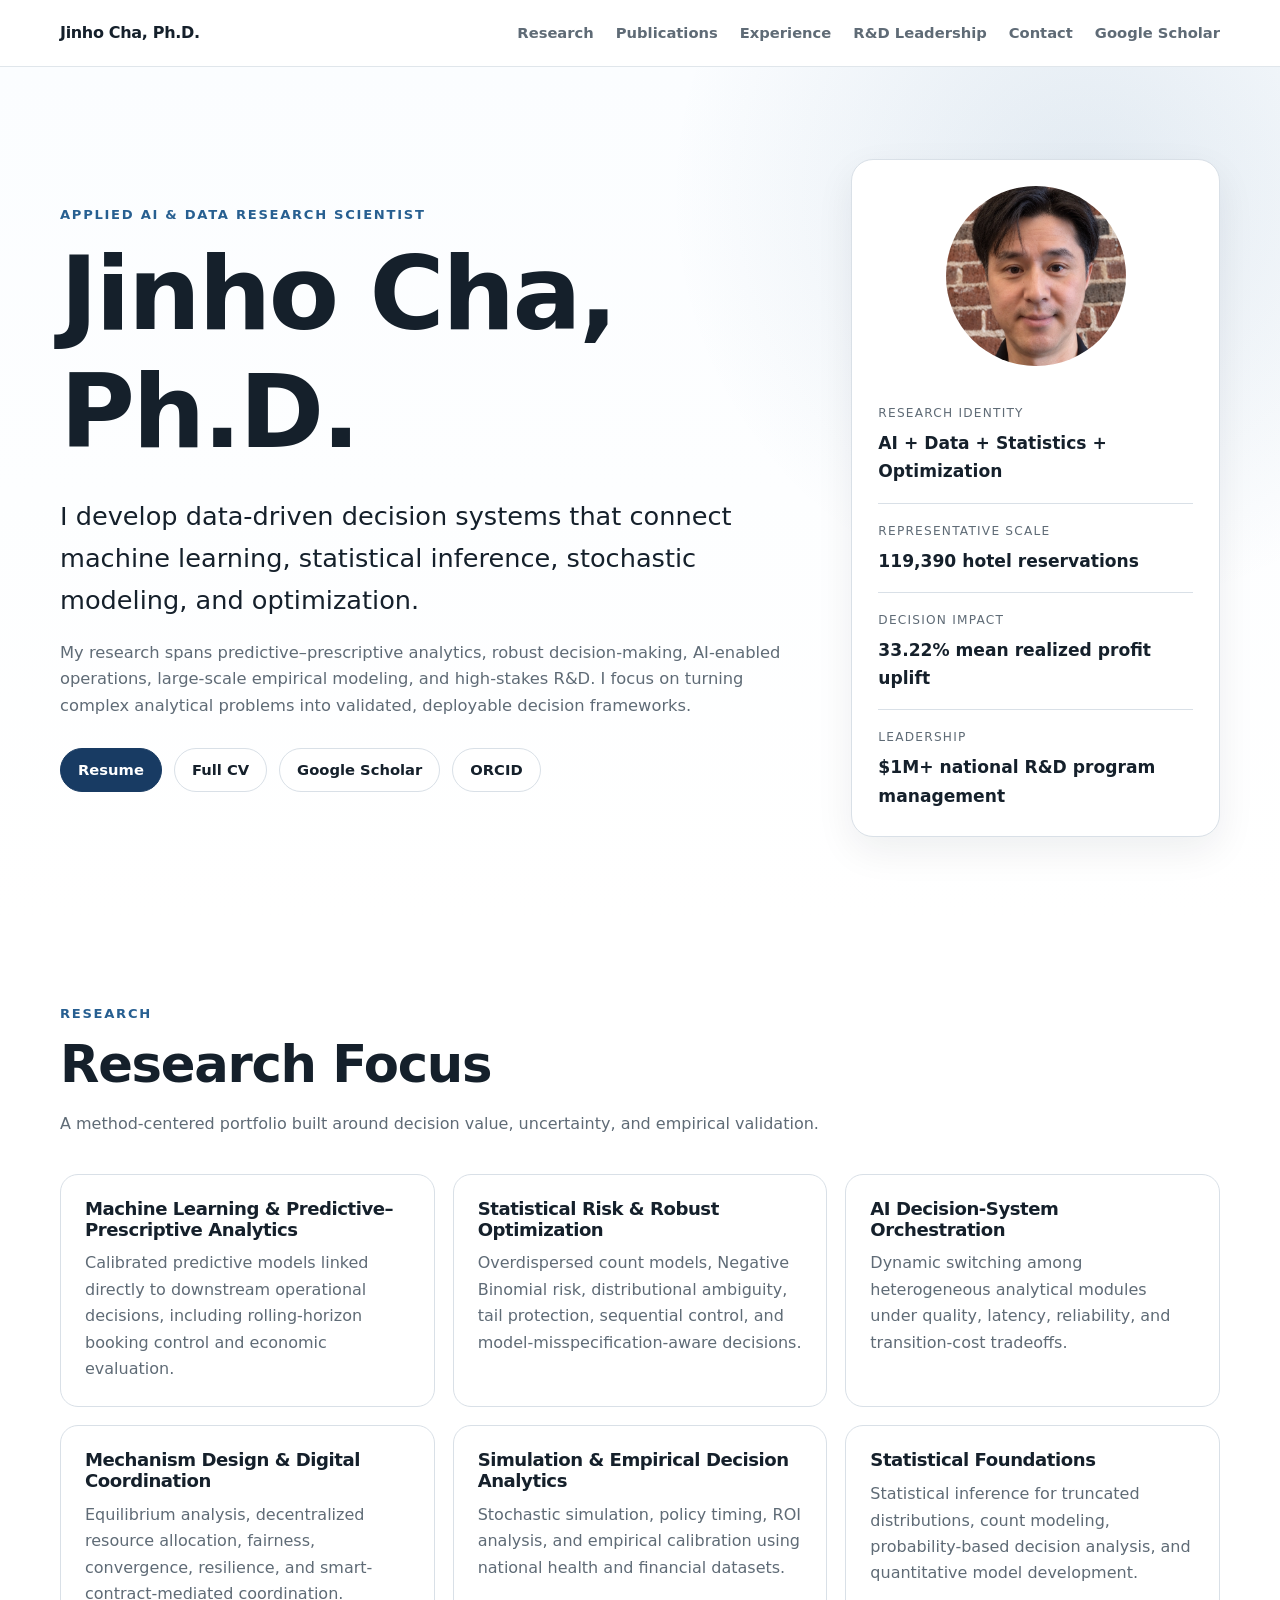
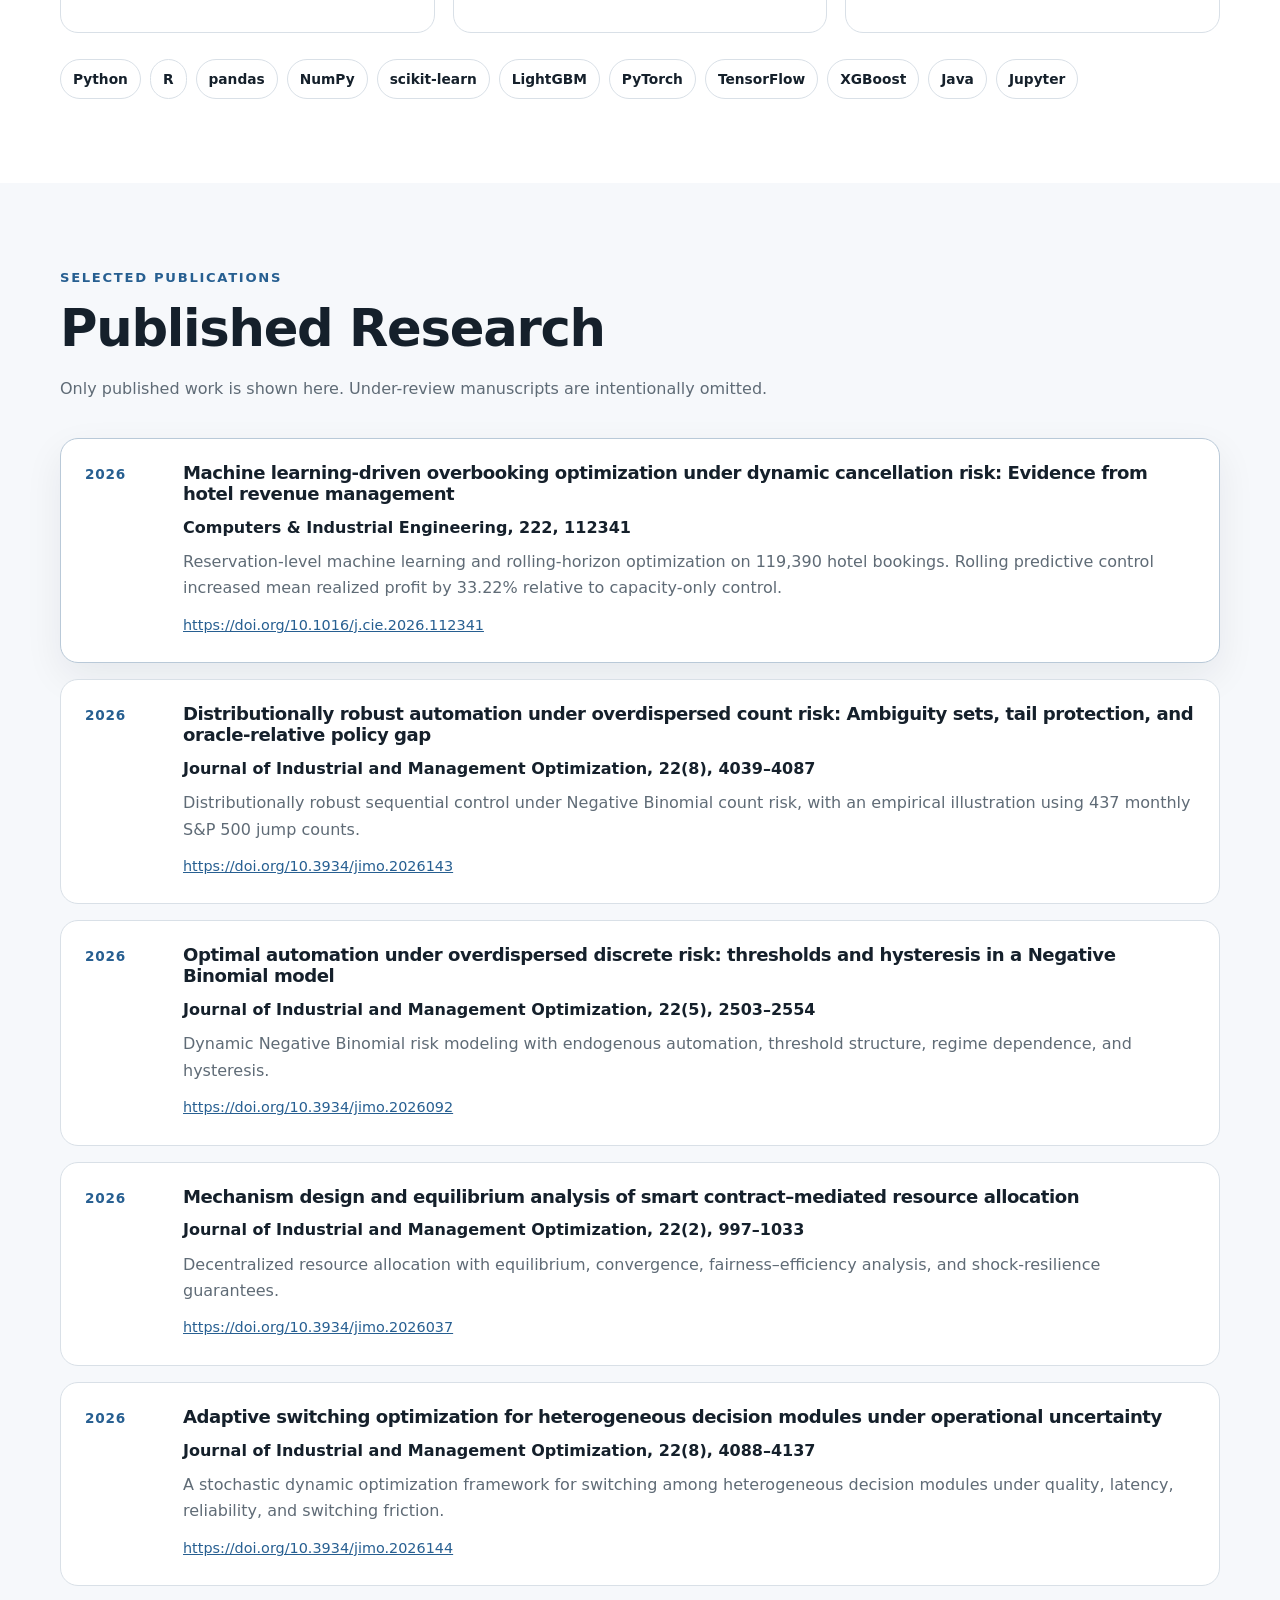
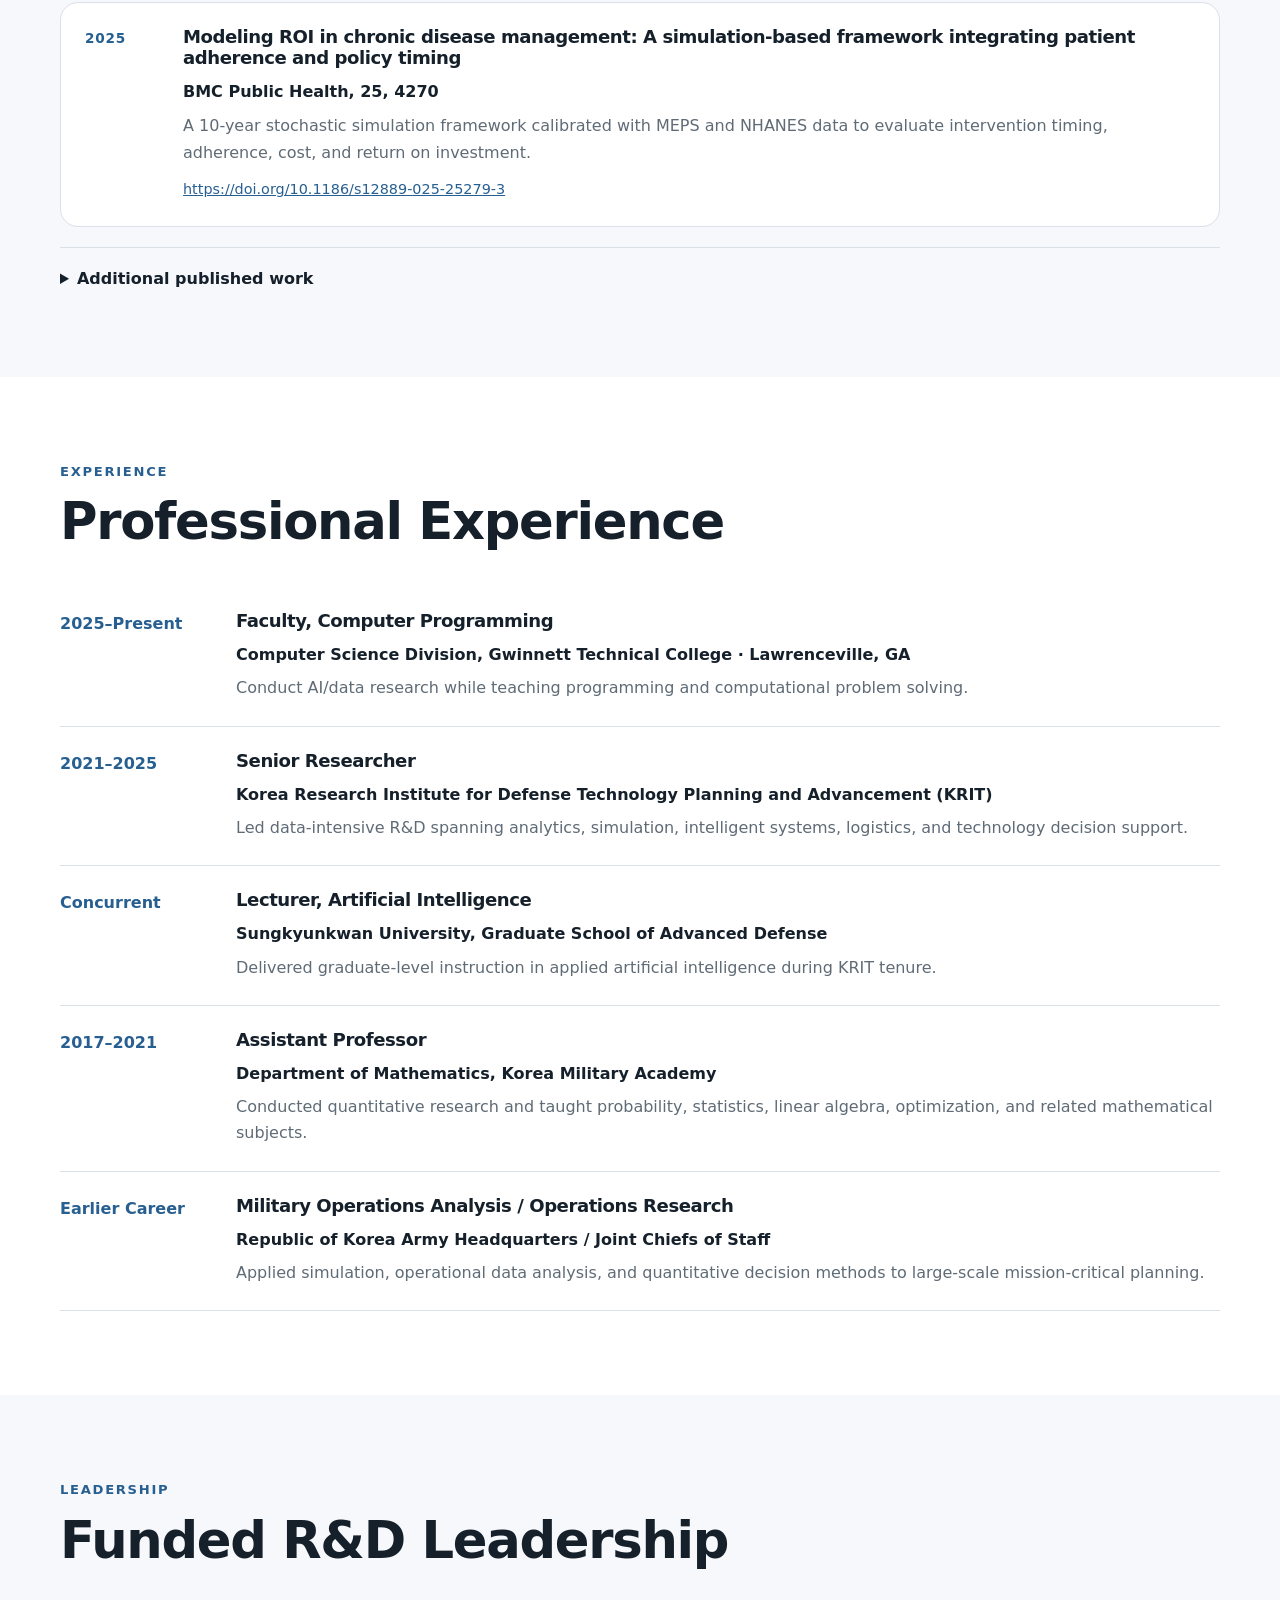
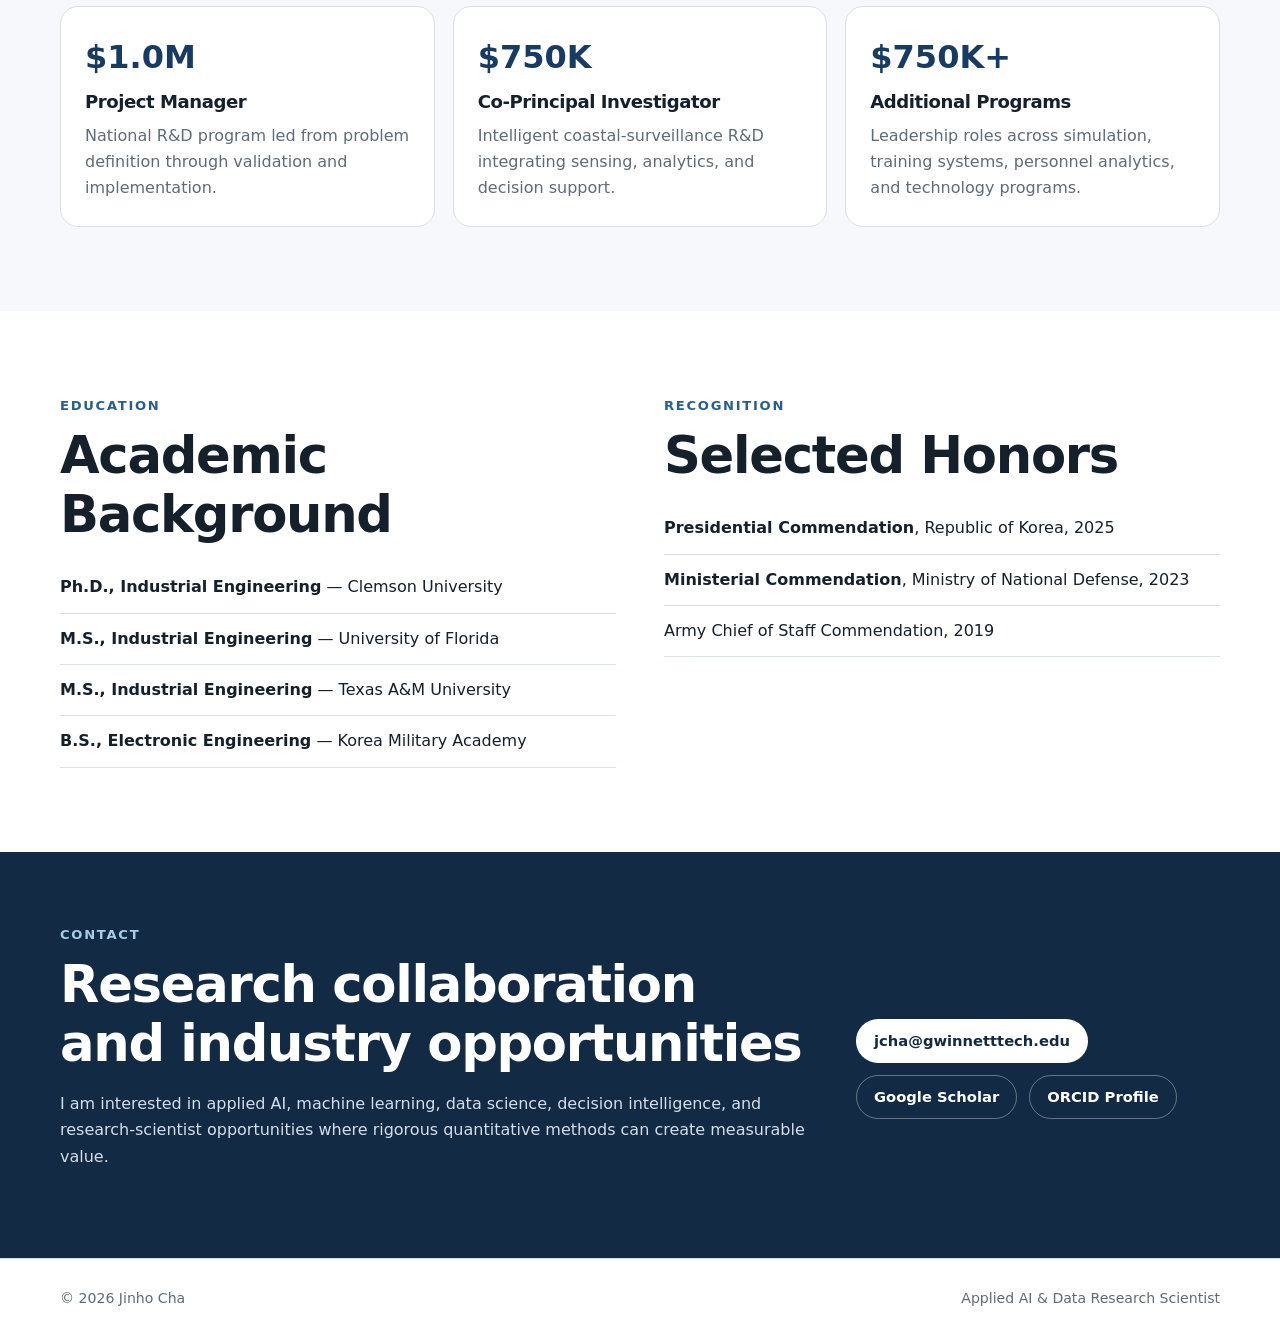
<file: index.html>
<!doctype html>
<html lang="en">
<head>
  <meta charset="utf-8" />
  <meta name="viewport" content="width=device-width, initial-scale=1" />

  <title>Jinho Cha, Ph.D. | AI, Data Science & Operations Research</title>

  <meta name="description" content="Official research website of Jinho Cha, Ph.D., an Applied AI & Data Research Scientist specializing in machine learning, statistical modeling, optimization, operations research, decision intelligence, and empirical analytics." />
  <meta name="author" content="Jinho Cha" />
  <meta name="robots" content="index, follow, max-image-preview:large" />

  <link rel="canonical" href="https://jinhocha7.github.io/" />
  <link rel="sitemap" type="application/xml" href="https://jinhocha7.github.io/sitemap.xml" />

  <meta property="og:type" content="website" />
  <meta property="og:title" content="Jinho Cha, Ph.D. | AI, Data Science & Operations Research" />
  <meta property="og:description" content="Official research website of Jinho Cha, Ph.D., specializing in machine learning, statistics, optimization, operations research, and decision intelligence." />
  <meta property="og:url" content="https://jinhocha7.github.io/" />
  <meta property="og:site_name" content="Jinho Cha Research Website" />
  <meta property="og:image" content="https://jinhocha7.github.io/profile.png" />
  <meta property="og:image:alt" content="Portrait of Jinho Cha, Ph.D." />

  <meta name="twitter:card" content="summary_large_image" />
  <meta name="twitter:image" content="https://jinhocha7.github.io/profile.png" />
  <meta name="twitter:title" content="Jinho Cha, Ph.D. | AI, Data Science & Operations Research" />
  <meta name="twitter:description" content="Applied AI & Data Research Scientist specializing in machine learning, statistics, optimization, operations research, and decision intelligence." />

  <script type="application/ld+json">
  {
    "@context": "https://schema.org",
    "@type": "Person",
    "name": "Jinho Cha",
    "honorificSuffix": "Ph.D.",
    "url": "https://jinhocha7.github.io/",
    "image": "https://jinhocha7.github.io/profile.png",
    "sameAs": [
      "https://scholar.google.com/citations?user=AkXBIFkAAAAJ&hl=en",
      "https://orcid.org/0000-0001-9534-8090",
      "https://github.com/jinhocha7"
    ],
    "jobTitle": "Applied AI & Data Research Scientist",
    "knowsAbout": [
      "Artificial Intelligence",
      "Machine Learning",
      "Data Science",
      "Statistics",
      "Optimization",
      "Operations Research",
      "Decision Intelligence",
      "Predictive Analytics",
      "Robust Optimization"
    ]
  }
  </script>

  <link rel="stylesheet" href="styles.css" />
</head>
<body>
  <header class="site-header">
    <div class="container nav-wrap">
      <a class="brand" href="#top">Jinho Cha, Ph.D.</a>
      <nav class="nav" aria-label="Primary">
        <a href="#research">Research</a>
        <a href="#publications">Publications</a>
        <a href="#experience">Experience</a>
        <a href="#leadership">R&amp;D Leadership</a>
        <a href="#contact">Contact</a>
        <a href="https://scholar.google.com/citations?user=AkXBIFkAAAAJ&hl=en" target="_blank" rel="noreferrer">Google Scholar</a>
      </nav>
    </div>
  </header>

  <main id="top">
    <section class="hero">
      <div class="container hero-grid">
        <div>
          <div class="eyebrow">Applied AI &amp; Data Research Scientist</div>
          <h1>Jinho Cha, Ph.D.</h1>
          <p class="hero-lead">
            I develop data-driven decision systems that connect machine learning,
            statistical inference, stochastic modeling, and optimization.
          </p>
          <p class="hero-copy">
            My research spans predictive–prescriptive analytics, robust decision-making,
            AI-enabled operations, large-scale empirical modeling, and high-stakes R&amp;D.
            I focus on turning complex analytical problems into validated, deployable decision frameworks.
          </p>
          <div class="hero-actions">
            <a class="button primary" href="Jinho_Cha_Resume.pdf" target="_blank" rel="noreferrer">Resume</a>
            <a class="button" href="Jinho_Cha_CV.pdf" target="_blank" rel="noreferrer">Full CV</a>
            <a class="button" href="https://scholar.google.com/citations?user=AkXBIFkAAAAJ&hl=en" target="_blank" rel="noreferrer">Google Scholar</a>
            <a class="button" href="https://orcid.org/0000-0001-9534-8090" target="_blank" rel="noreferrer">ORCID</a>
          </div>
        </div>

        <aside class="profile-card">
          <img
            src="profile.png"
            alt="Portrait of Jinho Cha, Ph.D."
            width="220"
            height="220"
            loading="eager"
            fetchpriority="high"
            style="display:block;width:180px;height:180px;object-fit:cover;border-radius:50%;margin:0 auto 1.25rem auto;"
          />
          <div class="metric">
            <span class="metric-kicker">Research identity</span>
            <strong>AI + Data + Statistics + Optimization</strong>
          </div>
          <div class="metric">
            <span class="metric-kicker">Representative scale</span>
            <strong>119,390 hotel reservations</strong>
          </div>
          <div class="metric">
            <span class="metric-kicker">Decision impact</span>
            <strong>33.22% mean realized profit uplift</strong>
          </div>
          <div class="metric">
            <span class="metric-kicker">Leadership</span>
            <strong>$1M+ national R&amp;D program management</strong>
          </div>
        </aside>
      </div>
    </section>

    <section class="section" id="research">
      <div class="container">
        <div class="section-heading">
          <div class="eyebrow">Research</div>
          <h2>Research Focus</h2>
          <p>
            A method-centered portfolio built around decision value, uncertainty, and empirical validation.
          </p>
        </div>

        <div class="cards three">
          <article class="card">
            <h3>Machine Learning &amp; Predictive–Prescriptive Analytics</h3>
            <p>
              Calibrated predictive models linked directly to downstream operational decisions,
              including rolling-horizon booking control and economic evaluation.
            </p>
          </article>

          <article class="card">
            <h3>Statistical Risk &amp; Robust Optimization</h3>
            <p>
              Overdispersed count models, Negative Binomial risk, distributional ambiguity,
              tail protection, sequential control, and model-misspecification-aware decisions.
            </p>
          </article>

          <article class="card">
            <h3>AI Decision-System Orchestration</h3>
            <p>
              Dynamic switching among heterogeneous analytical modules under quality,
              latency, reliability, and transition-cost tradeoffs.
            </p>
          </article>

          <article class="card">
            <h3>Mechanism Design &amp; Digital Coordination</h3>
            <p>
              Equilibrium analysis, decentralized resource allocation, fairness,
              convergence, resilience, and smart-contract-mediated coordination.
            </p>
          </article>

          <article class="card">
            <h3>Simulation &amp; Empirical Decision Analytics</h3>
            <p>
              Stochastic simulation, policy timing, ROI analysis, and empirical calibration
              using national health and financial datasets.
            </p>
          </article>

          <article class="card">
            <h3>Statistical Foundations</h3>
            <p>
              Statistical inference for truncated distributions, count modeling,
              probability-based decision analysis, and quantitative model development.
            </p>
          </article>
        </div>

        <div class="skill-strip">
          <span>Python</span>
          <span>R</span>
          <span>pandas</span>
          <span>NumPy</span>
          <span>scikit-learn</span>
          <span>LightGBM</span>
          <span>PyTorch</span>
          <span>TensorFlow</span>
          <span>XGBoost</span>
          <span>Java</span>
          <span>Jupyter</span>
        </div>
      </div>
    </section>

    <section class="section alt" id="publications">
      <div class="container">
        <div class="section-heading">
          <div class="eyebrow">Selected Publications</div>
          <h2>Published Research</h2>
          <p>Only published work is shown here. Under-review manuscripts are intentionally omitted.</p>
        </div>

        <div class="pub-list">
          <article class="publication featured">
            <div class="pub-year">2026</div>
            <div>
              <h3>Machine learning-driven overbooking optimization under dynamic cancellation risk: Evidence from hotel revenue management</h3>
              <p class="venue">Computers &amp; Industrial Engineering, 222, 112341</p>
              <p>
                Reservation-level machine learning and rolling-horizon optimization on 119,390 hotel bookings.
                Rolling predictive control increased mean realized profit by 33.22% relative to capacity-only control.
              </p>
              <a class="doi" href="https://doi.org/10.1016/j.cie.2026.112341" target="_blank" rel="noreferrer">
                https://doi.org/10.1016/j.cie.2026.112341
              </a>
            </div>
          </article>

          <article class="publication">
            <div class="pub-year">2026</div>
            <div>
              <h3>Distributionally robust automation under overdispersed count risk: Ambiguity sets, tail protection, and oracle-relative policy gap</h3>
              <p class="venue">Journal of Industrial and Management Optimization, 22(8), 4039–4087</p>
              <p>
                Distributionally robust sequential control under Negative Binomial count risk,
                with an empirical illustration using 437 monthly S&amp;P 500 jump counts.
              </p>
              <a class="doi" href="https://doi.org/10.3934/jimo.2026143" target="_blank" rel="noreferrer">
                https://doi.org/10.3934/jimo.2026143
              </a>
            </div>
          </article>

          <article class="publication">
            <div class="pub-year">2026</div>
            <div>
              <h3>Optimal automation under overdispersed discrete risk: thresholds and hysteresis in a Negative Binomial model</h3>
              <p class="venue">Journal of Industrial and Management Optimization, 22(5), 2503–2554</p>
              <p>
                Dynamic Negative Binomial risk modeling with endogenous automation,
                threshold structure, regime dependence, and hysteresis.
              </p>
              <a class="doi" href="https://doi.org/10.3934/jimo.2026092" target="_blank" rel="noreferrer">
                https://doi.org/10.3934/jimo.2026092
              </a>
            </div>
          </article>

          <article class="publication">
            <div class="pub-year">2026</div>
            <div>
              <h3>Mechanism design and equilibrium analysis of smart contract–mediated resource allocation</h3>
              <p class="venue">Journal of Industrial and Management Optimization, 22(2), 997–1033</p>
              <p>
                Decentralized resource allocation with equilibrium, convergence,
                fairness–efficiency analysis, and shock-resilience guarantees.
              </p>
              <a class="doi" href="https://doi.org/10.3934/jimo.2026037" target="_blank" rel="noreferrer">
                https://doi.org/10.3934/jimo.2026037
              </a>
            </div>
          </article>

          <article class="publication">
            <div class="pub-year">2026</div>
            <div>
              <h3>Adaptive switching optimization for heterogeneous decision modules under operational uncertainty</h3>
              <p class="venue">Journal of Industrial and Management Optimization, 22(8), 4088–4137</p>
              <p>
                A stochastic dynamic optimization framework for switching among heterogeneous
                decision modules under quality, latency, reliability, and switching friction.
              </p>
              <a class="doi" href="https://doi.org/10.3934/jimo.2026144" target="_blank" rel="noreferrer">
                https://doi.org/10.3934/jimo.2026144
              </a>
            </div>
          </article>

          <article class="publication">
            <div class="pub-year">2025</div>
            <div>
              <h3>Modeling ROI in chronic disease management: A simulation-based framework integrating patient adherence and policy timing</h3>
              <p class="venue">BMC Public Health, 25, 4270</p>
              <p>
                A 10-year stochastic simulation framework calibrated with MEPS and NHANES data
                to evaluate intervention timing, adherence, cost, and return on investment.
              </p>
              <a class="doi" href="https://doi.org/10.1186/s12889-025-25279-3" target="_blank" rel="noreferrer">
                https://doi.org/10.1186/s12889-025-25279-3
              </a>
            </div>
          </article>
        </div>

        <details class="more-publications">
          <summary>Additional published work</summary>
          <div class="more-grid">
            <a href="https://doi.org/10.4018/IJEGR.411889" target="_blank" rel="noreferrer">
              E-Government Success — International Journal of Electronic Government Research (2026)
            </a>
            <a href="https://doi.org/10.3390/jrfm18070403" target="_blank" rel="noreferrer">
              Mobile Banking Customer Satisfaction and Loyalty — Journal of Risk and Financial Management (2025)
            </a>
          </div>
        </details>
      </div>
    </section>

    <section class="section" id="experience">
      <div class="container">
        <div class="section-heading">
          <div class="eyebrow">Experience</div>
          <h2>Professional Experience</h2>
        </div>

        <div class="timeline">
          <article class="timeline-item">
            <div class="timeline-date">2025–Present</div>
            <div>
              <h3>Faculty, Computer Programming</h3>
              <p class="venue">Computer Science Division, Gwinnett Technical College · Lawrenceville, GA</p>
              <p>Conduct AI/data research while teaching programming and computational problem solving.</p>
            </div>
          </article>

          <article class="timeline-item">
            <div class="timeline-date">2021–2025</div>
            <div>
              <h3>Senior Researcher</h3>
              <p class="venue">Korea Research Institute for Defense Technology Planning and Advancement (KRIT)</p>
              <p>
                Led data-intensive R&amp;D spanning analytics, simulation, intelligent systems,
                logistics, and technology decision support.
              </p>
            </div>
          </article>

          <article class="timeline-item">
            <div class="timeline-date">Concurrent</div>
            <div>
              <h3>Lecturer, Artificial Intelligence</h3>
              <p class="venue">Sungkyunkwan University, Graduate School of Advanced Defense</p>
              <p>Delivered graduate-level instruction in applied artificial intelligence during KRIT tenure.</p>
            </div>
          </article>

          <article class="timeline-item">
            <div class="timeline-date">2017–2021</div>
            <div>
              <h3>Assistant Professor</h3>
              <p class="venue">Department of Mathematics, Korea Military Academy</p>
              <p>
                Conducted quantitative research and taught probability, statistics,
                linear algebra, optimization, and related mathematical subjects.
              </p>
            </div>
          </article>

          <article class="timeline-item">
            <div class="timeline-date">Earlier Career</div>
            <div>
              <h3>Military Operations Analysis / Operations Research</h3>
              <p class="venue">Republic of Korea Army Headquarters / Joint Chiefs of Staff</p>
              <p>
                Applied simulation, operational data analysis, and quantitative decision methods
                to large-scale mission-critical planning.
              </p>
            </div>
          </article>
        </div>
      </div>
    </section>

    <section class="section alt" id="leadership">
      <div class="container">
        <div class="section-heading">
          <div class="eyebrow">Leadership</div>
          <h2>Funded R&amp;D Leadership</h2>
        </div>

        <div class="cards three">
          <article class="card stat-card">
            <strong>$1.0M</strong>
            <h3>Project Manager</h3>
            <p>National R&amp;D program led from problem definition through validation and implementation.</p>
          </article>
          <article class="card stat-card">
            <strong>$750K</strong>
            <h3>Co-Principal Investigator</h3>
            <p>Intelligent coastal-surveillance R&amp;D integrating sensing, analytics, and decision support.</p>
          </article>
          <article class="card stat-card">
            <strong>$750K+</strong>
            <h3>Additional Programs</h3>
            <p>Leadership roles across simulation, training systems, personnel analytics, and technology programs.</p>
          </article>
        </div>
      </div>
    </section>

    <section class="section" id="education">
      <div class="container two-col">
        <div>
          <div class="eyebrow">Education</div>
          <h2>Academic Background</h2>
          <ul class="clean-list">
            <li><strong>Ph.D., Industrial Engineering</strong> — Clemson University</li>
            <li><strong>M.S., Industrial Engineering</strong> — University of Florida</li>
            <li><strong>M.S., Industrial Engineering</strong> — Texas A&amp;M University</li>
            <li><strong>B.S., Electronic Engineering</strong> — Korea Military Academy</li>
          </ul>
        </div>
        <div>
          <div class="eyebrow">Recognition</div>
          <h2>Selected Honors</h2>
          <ul class="clean-list">
            <li><strong>Presidential Commendation</strong>, Republic of Korea, 2025</li>
            <li><strong>Ministerial Commendation</strong>, Ministry of National Defense, 2023</li>
            <li>Army Chief of Staff Commendation, 2019</li>
          </ul>
        </div>
      </div>
    </section>

    <section class="contact-section" id="contact">
      <div class="container contact-inner">
        <div>
          <div class="eyebrow">Contact</div>
          <h2>Research collaboration and industry opportunities</h2>
          <p>
            I am interested in applied AI, machine learning, data science, decision intelligence,
            and research-scientist opportunities where rigorous quantitative methods can create measurable value.
          </p>
        </div>
        <div class="contact-actions">
          <a class="button primary" href="mailto:jcha@gwinnetttech.edu">jcha@gwinnetttech.edu</a>
          <a class="button" href="https://scholar.google.com/citations?user=AkXBIFkAAAAJ&hl=en" target="_blank" rel="noreferrer">Google Scholar</a>
          <a class="button" href="https://orcid.org/0000-0001-9534-8090" target="_blank" rel="noreferrer">ORCID Profile</a>
        </div>
      </div>
    </section>
  </main>

  <footer class="footer">
    <div class="container footer-inner">
      <span>© 2026 Jinho Cha</span>
      <span>Applied AI &amp; Data Research Scientist</span>
    </div>
  </footer>
</body>
</html>
</file>
<file: styles.css>
* {
  box-sizing: border-box;
}

:root {
  --bg: #ffffff;
  --bg-alt: #f6f8fb;
  --text: #15202b;
  --muted: #5f6b76;
  --line: #d9e0e7;
  --accent: #183b63;
  --accent-2: #275f91;
  --card: #ffffff;
  --shadow: 0 14px 38px rgba(15, 23, 42, 0.07);
  --radius: 18px;
  --max: 1160px;
}

html {
  scroll-behavior: smooth;
}

body {
  margin: 0;
  background: var(--bg);
  color: var(--text);
  font-family: Inter, ui-sans-serif, system-ui, -apple-system, BlinkMacSystemFont, "Segoe UI", sans-serif;
  line-height: 1.65;
}

a {
  color: inherit;
}

.container {
  width: min(var(--max), calc(100% - 40px));
  margin: 0 auto;
}

.site-header {
  position: sticky;
  top: 0;
  z-index: 20;
  backdrop-filter: blur(14px);
  background: rgba(255,255,255,.92);
  border-bottom: 1px solid rgba(217, 224, 231, .8);
}

.nav-wrap {
  min-height: 66px;
  display: flex;
  align-items: center;
  justify-content: space-between;
  gap: 24px;
}

.brand {
  font-weight: 800;
  text-decoration: none;
  letter-spacing: -.02em;
}

.nav {
  display: flex;
  gap: 22px;
  flex-wrap: wrap;
}

.nav a {
  text-decoration: none;
  font-size: .92rem;
  color: var(--muted);
  font-weight: 650;
}

.nav a:hover {
  color: var(--accent);
}

.hero {
  padding: 92px 0 82px;
  background:
    radial-gradient(circle at 85% 15%, rgba(39,95,145,.12), transparent 32%),
    linear-gradient(180deg, #fbfdff 0%, #ffffff 100%);
}

.hero-grid {
  display: grid;
  grid-template-columns: minmax(0, 1.5fr) minmax(300px, .75fr);
  gap: 54px;
  align-items: center;
}

.eyebrow {
  color: var(--accent-2);
  font-size: .82rem;
  font-weight: 800;
  text-transform: uppercase;
  letter-spacing: .13em;
  margin-bottom: 10px;
}

h1, h2, h3 {
  line-height: 1.15;
  letter-spacing: -.025em;
}

h1 {
  font-size: clamp(3.1rem, 8vw, 6.4rem);
  margin: 0 0 24px;
  max-width: 900px;
}

h2 {
  font-size: clamp(2rem, 4vw, 3.2rem);
  margin: 0 0 18px;
}

h3 {
  font-size: 1.13rem;
  margin: 0 0 10px;
}

.hero-lead {
  font-size: clamp(1.25rem, 2vw, 1.6rem);
  max-width: 820px;
  margin: 0 0 18px;
}

.hero-copy {
  max-width: 780px;
  color: var(--muted);
  font-size: 1.02rem;
  margin: 0;
}

.hero-actions,
.contact-actions {
  display: flex;
  flex-wrap: wrap;
  gap: 12px;
  margin-top: 28px;
}

.button {
  display: inline-flex;
  align-items: center;
  justify-content: center;
  min-height: 44px;
  padding: 0 17px;
  border-radius: 999px;
  border: 1px solid var(--line);
  background: #fff;
  text-decoration: none;
  font-weight: 750;
  font-size: .92rem;
}

.button:hover {
  border-color: var(--accent);
}

.button.primary {
  background: var(--accent);
  color: white;
  border-color: var(--accent);
}

.profile-card {
  background: var(--card);
  border: 1px solid var(--line);
  border-radius: 22px;
  padding: 26px;
  box-shadow: var(--shadow);
}

.metric {
  padding: 17px 0;
  border-bottom: 1px solid var(--line);
}

.metric:first-child {
  padding-top: 0;
}

.metric:last-child {
  border-bottom: 0;
  padding-bottom: 0;
}

.metric-kicker {
  display: block;
  font-size: .76rem;
  text-transform: uppercase;
  letter-spacing: .1em;
  color: var(--muted);
  margin-bottom: 6px;
}

.metric strong {
  display: block;
  font-size: 1.07rem;
}

.section {
  padding: 84px 0;
}

.section.alt {
  background: var(--bg-alt);
}

.section-heading {
  max-width: 760px;
  margin-bottom: 36px;
}

.section-heading p {
  color: var(--muted);
  margin: 0;
}

.cards {
  display: grid;
  gap: 18px;
}

.cards.three {
  grid-template-columns: repeat(3, minmax(0, 1fr));
}

.card {
  background: var(--card);
  border: 1px solid var(--line);
  border-radius: var(--radius);
  padding: 24px;
}

.card p {
  margin: 0;
  color: var(--muted);
}

.skill-strip {
  display: flex;
  flex-wrap: wrap;
  gap: 9px;
  margin-top: 26px;
}

.skill-strip span {
  border: 1px solid var(--line);
  background: #fff;
  border-radius: 999px;
  padding: 8px 12px;
  font-size: .86rem;
  font-weight: 700;
}

.pub-list {
  display: grid;
  gap: 16px;
}

.publication {
  display: grid;
  grid-template-columns: 78px 1fr;
  gap: 20px;
  background: #fff;
  border: 1px solid var(--line);
  border-radius: var(--radius);
  padding: 24px;
}

.publication.featured {
  border-color: #b9c9d8;
  box-shadow: var(--shadow);
}

.pub-year {
  font-size: .85rem;
  font-weight: 850;
  color: var(--accent-2);
  letter-spacing: .06em;
}

.publication p {
  color: var(--muted);
  margin: 0 0 8px;
}

.venue {
  color: var(--text) !important;
  font-weight: 700;
}

.doi {
  display: inline-block;
  margin-top: 4px;
  color: var(--accent-2);
  font-size: .9rem;
  overflow-wrap: anywhere;
}

.more-publications {
  margin-top: 20px;
  border-top: 1px solid var(--line);
  padding-top: 18px;
}

.more-publications summary {
  cursor: pointer;
  font-weight: 800;
}

.more-grid {
  display: grid;
  gap: 8px;
  margin-top: 14px;
}

.more-grid a {
  color: var(--accent-2);
}

.timeline {
  display: grid;
  gap: 0;
}

.timeline-item {
  display: grid;
  grid-template-columns: 150px 1fr;
  gap: 26px;
  padding: 24px 0;
  border-bottom: 1px solid var(--line);
}

.timeline-date {
  color: var(--accent-2);
  font-weight: 800;
}

.timeline-item p {
  margin: 0;
  color: var(--muted);
}

.timeline-item .venue {
  margin-bottom: 7px;
}

.stat-card strong {
  display: block;
  font-size: 2rem;
  color: var(--accent);
  margin-bottom: 8px;
}

.two-col {
  display: grid;
  grid-template-columns: repeat(2, minmax(0, 1fr));
  gap: 48px;
}

.clean-list {
  list-style: none;
  padding: 0;
  margin: 0;
}

.clean-list li {
  padding: 12px 0;
  border-bottom: 1px solid var(--line);
}

.contact-section {
  padding: 72px 0;
  background: #132a44;
  color: white;
}

.contact-inner {
  display: grid;
  grid-template-columns: 1.35fr .65fr;
  gap: 40px;
  align-items: center;
}

.contact-section .eyebrow {
  color: #a9cbe8;
}

.contact-section p {
  color: #d4deea;
  max-width: 760px;
}

.contact-section .button {
  border-color: rgba(255,255,255,.35);
  background: transparent;
  color: white;
}

.contact-section .button.primary {
  background: white;
  color: #132a44;
}

.footer {
  padding: 28px 0;
  border-top: 1px solid var(--line);
}

.footer-inner {
  display: flex;
  justify-content: space-between;
  gap: 16px;
  color: var(--muted);
  font-size: .88rem;
}

@media (max-width: 900px) {
  .nav {
    display: none;
  }

  .hero-grid,
  .contact-inner,
  .two-col {
    grid-template-columns: 1fr;
  }

  .cards.three {
    grid-template-columns: 1fr 1fr;
  }

  .hero {
    padding-top: 70px;
  }
}

@media (max-width: 640px) {
  .container {
    width: min(var(--max), calc(100% - 26px));
  }

  .cards.three,
  .publication,
  .timeline-item {
    grid-template-columns: 1fr;
  }

  .pub-year {
    margin-bottom: -8px;
  }

  .section {
    padding: 64px 0;
  }

  .footer-inner {
    flex-direction: column;
  }
}
</file>
